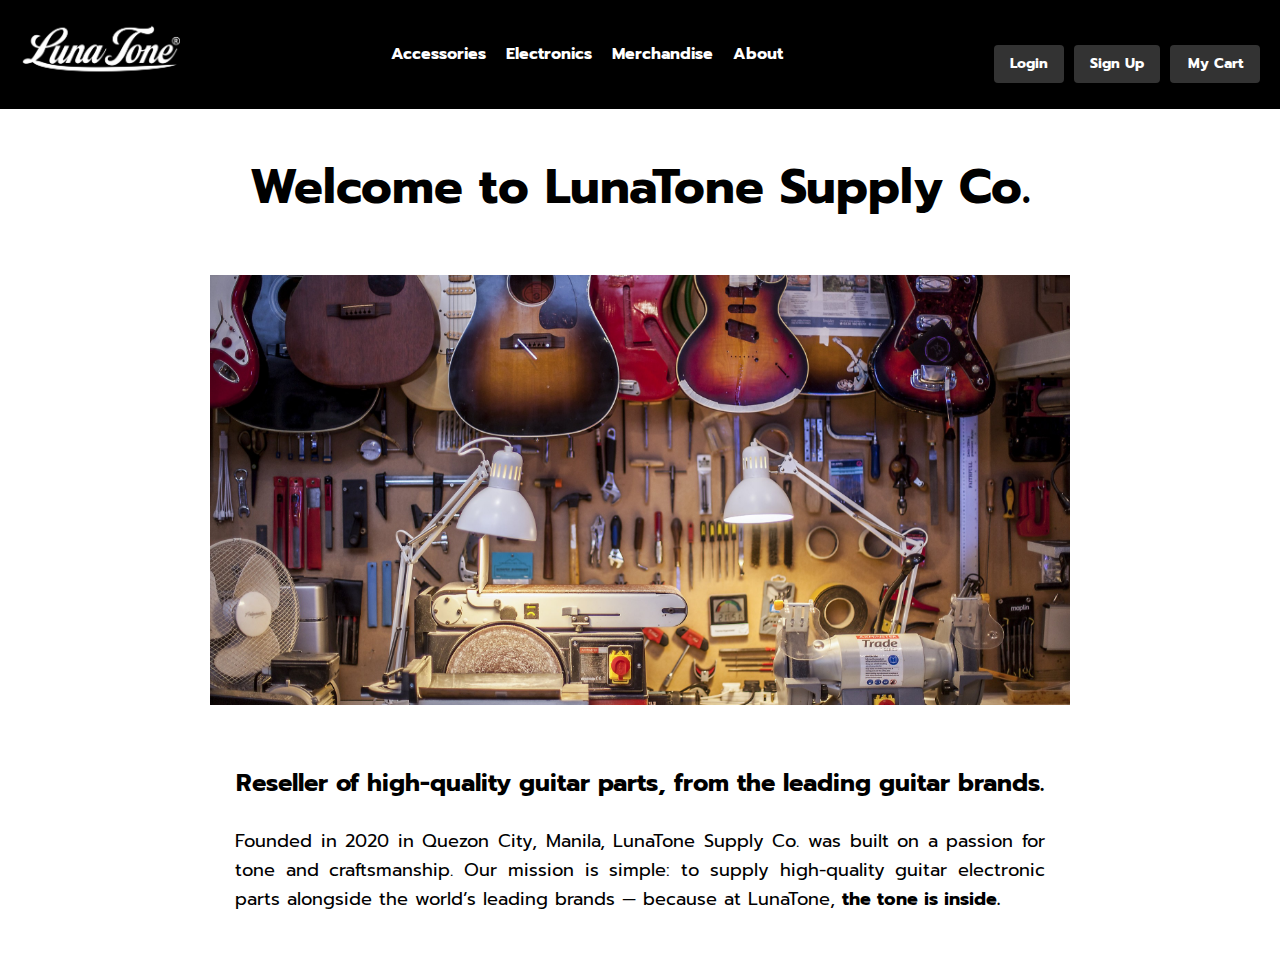
<file: index.html>
<!DOCTYPE html>
<html lang="en">
<head>
  <meta charset="UTF-8" />
  <meta name="viewport" content="width=device-width, initial-scale=1.0" />
  <title>LunaTone Supply Co.</title>
  <link rel="icon" href="title.png" />
  <link rel="preconnect" href="https://fonts.googleapis.com">
  <link rel="preconnect" href="https://fonts.gstatic.com" crossorigin>
  <link href="https://fonts.googleapis.com/css2?family=Prompt:wght@400;700&display=swap" rel="stylesheet">
  <link rel="stylesheet" href="styles.css" />
</head>



<body>
  <!-- HEADER -->
  <header class="site-header">

    <!-- LOGO LINK -->
    <div class="logo">
      <a href="index.html">
        <img src="lunatone.jpg" alt="LunaTone Logo" />
      </a>
    </div>

    <!-- NAV LINK -->
    <nav>
      <ul class="nav-menu">
        <li><a href="accessories.html">Accessories</a></li>
        <li><a href="electronics.html">Electronics</a></li>
        <li><a href="merchandise.html">Merchandise</a></li>
        <li><a href="about.html">About</a></li>
      </ul>
    </nav>

    <!-- USER ACTIONS -->
    <div class="nav-actions">

      <!-- NOT LOGGED IN -->
      <a href="login.html" class="nav-button login-button" id="loginButton">Login</a>
      <a href="signup.html" class="nav-button signup-button" id="signupButton">Sign Up</a>

      <!-- LOGGED IN -->
      <button class="nav-button logout-button" id="logoutButton" style="display: none;">Logout</button>

      <a href="cart.html" class="nav-button cart-button same-size-btn">My Cart</a>
    </div>
  </header>

  <!-- HOMEPAGE -->
  <section class="home" id="about">
    <h1>Welcome to LunaTone Supply Co.</h1>
    <img src="homepage.jpg" alt="Guitar Repair Shop" />
    <h2>Reseller of high-quality guitar parts, from the leading guitar brands.</h2>
    <p>Founded in 2020 in Quezon City, Manila, LunaTone Supply Co. was built on a passion for tone and craftsmanship. Our mission is simple: to supply high-quality guitar electronic parts alongside the world’s leading brands — because at LunaTone, <b>the tone is inside.</b></p>
  </section>
</body>


<script src="auth.js"></script>

</html>
</file>
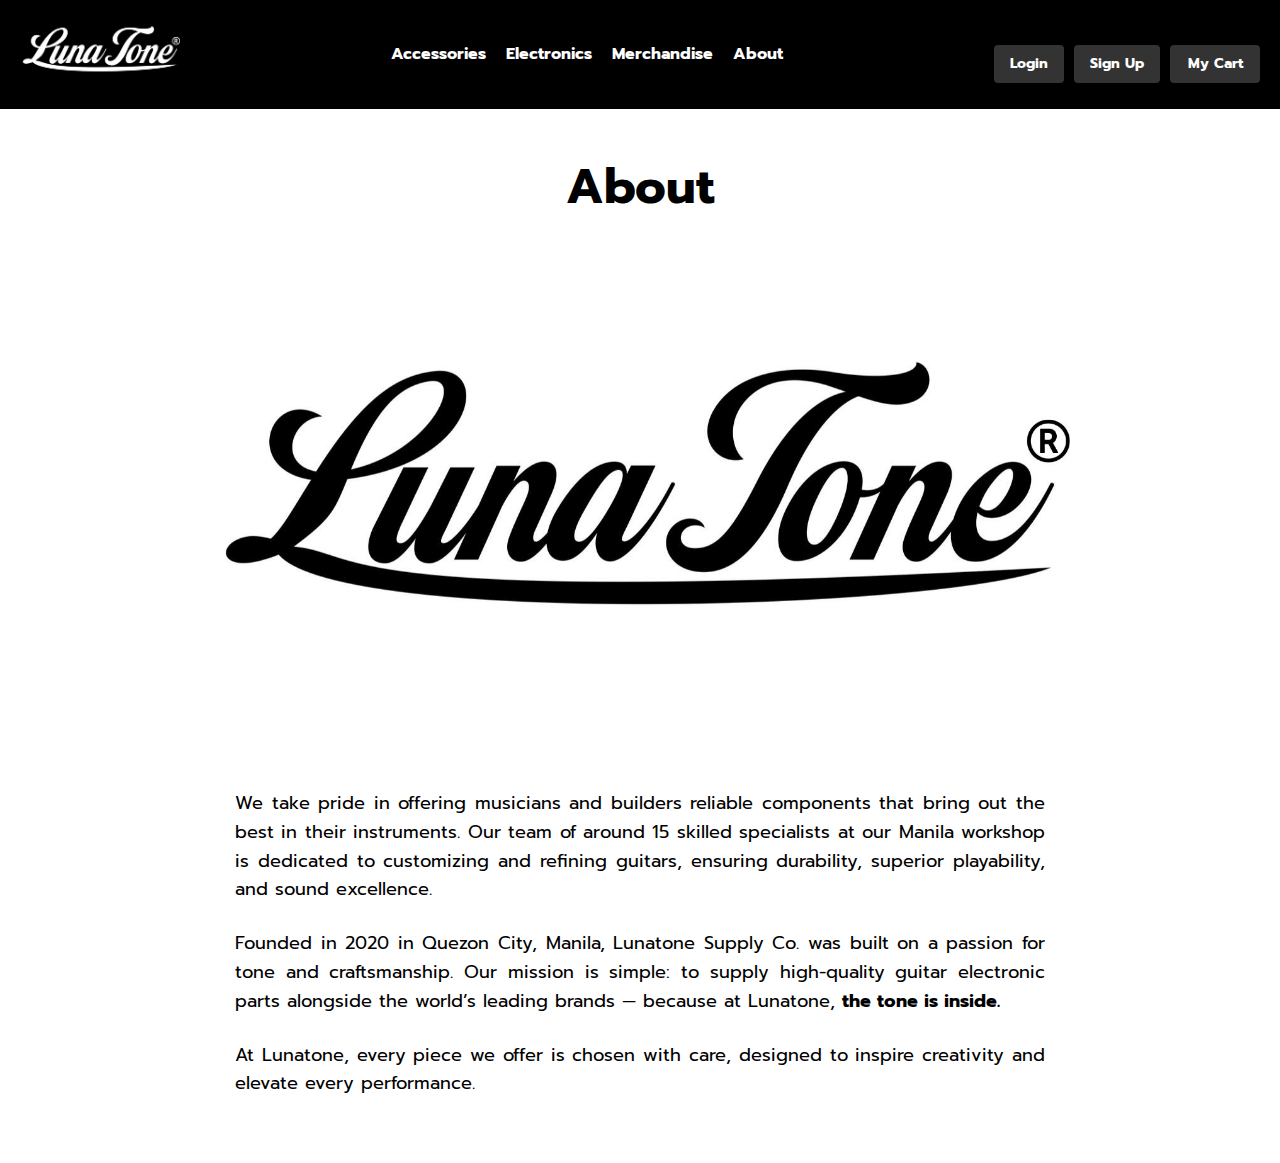
<file: about.html>
<!DOCTYPE html>
<html lang="en">
<head>
  <meta charset="UTF-8" />
  <meta name="viewport" content="width=device-width, initial-scale=1.0" />
  <title>About</title>
  <link rel="icon" href="title.png">
  <link rel="preconnect" href="https://fonts.googleapis.com">
  <link rel="preconnect" href="https://fonts.gstatic.com" crossorigin>
  <link href="https://fonts.googleapis.com/css2?family=Prompt:wght@400;700&display=swap" rel="stylesheet">
  <link rel="stylesheet" href="styles.css" />
</head>

<script src="auth.js"></script>

<body>

  <!-- HEADER -->
  <header class="site-header">

    <!-- LOGO LINK -->
    <div class="logo">
      <a href="index.html">
        <img src="lunatone.jpg" alt="LunaTone Logo" />
      </a>
    </div>

    <!-- NAV LINK -->
    <nav>
      <ul class="nav-menu">
        <li><a href="accessories.html">Accessories</a></li>
        <li><a href="electronics.html">Electronics</a></li>
        <li><a href="merchandise.html">Merchandise</a></li>
        <li><a href="about.html">About</a></li>
      </ul>
    </nav>

    <!-- USER ACTIONS -->
    <div class="nav-actions">

      <!-- NOT LOGGED IN -->
      <a href="login.html" class="nav-button login-button" id="loginButton">Login</a>
      <a href="signup.html" class="nav-button signup-button" id="signupButton">Sign Up</a>

      <!-- LOGGED IN -->
      <button class="nav-button logout-button" id="logoutButton" style="display: none;">Logout</button>

      <a href="cart.html" class="nav-button cart-button same-size-btn">My Cart</a>
    </div>
  </header>

  <!-- ABOUT -->
  <section class="home" id="about">
    <h1>About</h1>

    <img src="lunatoneinv.jpg" alt="Logo Inv" />

    <p>We take pride in offering musicians and builders reliable components that bring out the best in their instruments. Our team of around 15 skilled specialists at our Manila workshop is dedicated to customizing and refining guitars, ensuring durability, superior playability, and sound excellence.</p>

    <p>Founded in 2020 in Quezon City, Manila, Lunatone Supply Co. was built on a passion for tone and craftsmanship. Our mission is simple: to supply high-quality guitar electronic parts alongside the world’s leading brands — because at Lunatone, <b>the tone is inside.</b></p>

    <p>At Lunatone, every piece we offer is chosen with care, designed to inspire creativity and elevate every performance.</p>
  </section>

</body>




</html>
</file>
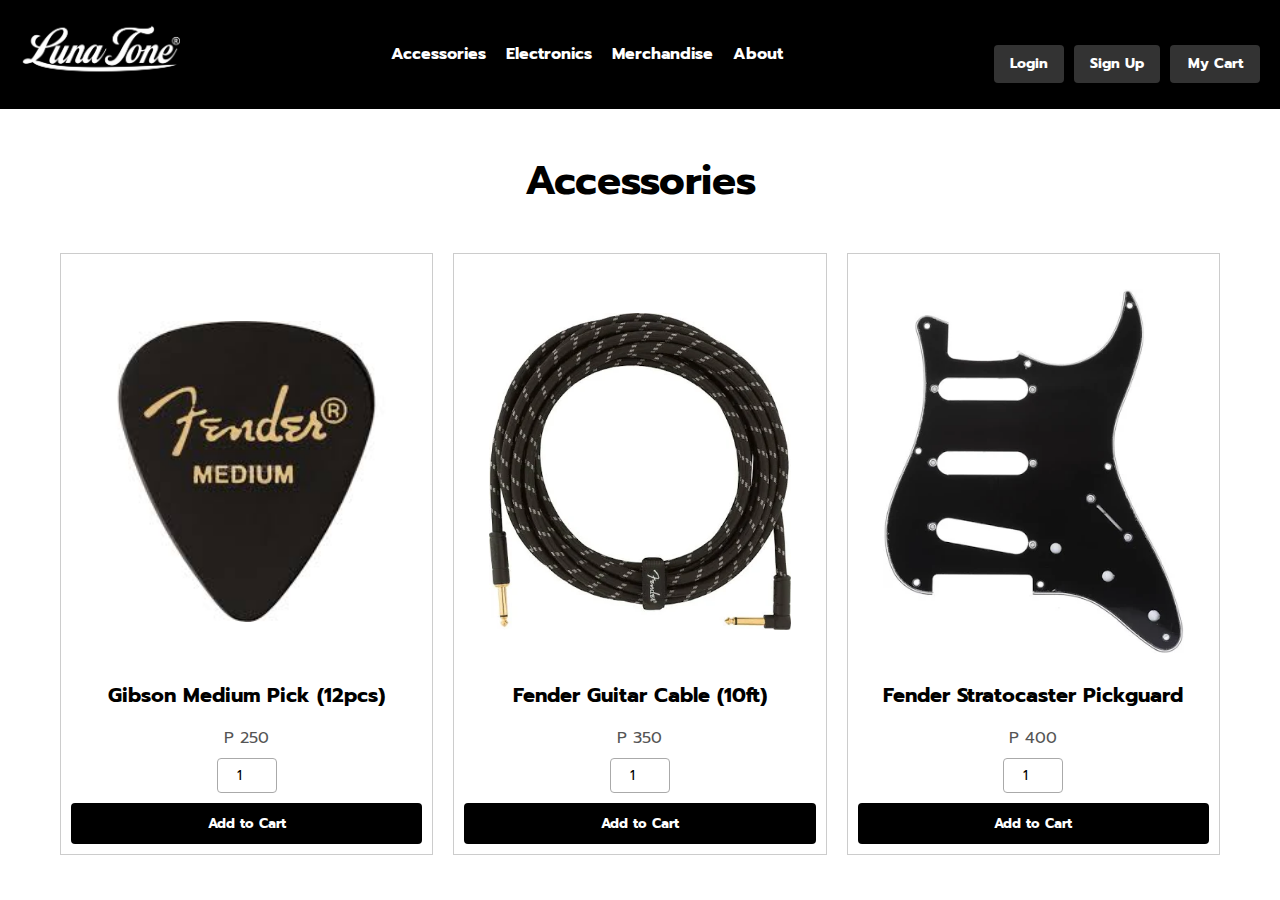
<file: accessories.html>
<!DOCTYPE html>
<html lang="en">
<head>
  <meta charset="UTF-8" />
  <meta name="viewport" content="width=device-width, initial-scale=1.0" />
  <title>Accessories</title>
  <link rel="icon" href="title.png">
  <link rel="preconnect" href="https://fonts.googleapis.com">
  <link rel="preconnect" href="https://fonts.gstatic.com" crossorigin>
  <link href="https://fonts.googleapis.com/css2?family=Prompt:wght@400;700&display=swap" rel="stylesheet">
  <link rel="stylesheet" href="styles.css" />
</head>

<script src="auth.js"></script>

<body>
  <!-- HEADER -->
  <header class="site-header">

    <!-- LOGO LINK -->
    <div class="logo">
      <a href="index.html">
        <img src="lunatone.jpg" alt="LunaTone Logo" />
      </a>
    </div>

    <!-- NAV LINK -->
    <nav>
      <ul class="nav-menu">
        <li><a href="accessories.html">Accessories</a></li>
        <li><a href="electronics.html">Electronics</a></li>
        <li><a href="merchandise.html">Merchandise</a></li>
        <li><a href="about.html">About</a></li>
      </ul>
    </nav>

    <!-- USER ACTIONS -->
    <div class="nav-actions">

      <!-- NOT LOGGED IN -->
      <a href="login.html" class="nav-button login-button" id="loginButton">Login</a>
      <a href="signup.html" class="nav-button signup-button" id="signupButton">Sign Up</a>

      <!-- LOGGED IN -->
      <button class="nav-button logout-button" id="logoutButton" style="display: none;">Logout</button>

      <a href="cart.html" class="nav-button cart-button same-size-btn">My Cart</a>
    </div>
  </header>

  <!-- PRODUCT -->
  <section class="products">
    <h1>Accessories</h1>

    <!-- PRODUCT GRID -->
    <div class="product-grid">

      <!-- GUITAR PICK SET -->
      <div class="product-card" data-id="gibson-pick-12pcs">
        <img src="guitarpickset.jpg" alt="Guitar Pick Set" />
        <div class="product-name">Gibson Medium Pick (12pcs)</div>
        <div class="product-info">
          <div class="product-price">P 250</div>
          <input type="number" min="1" value="1" class="quantity-input" />
        </div>
        <button class="add-to-cart-button">Add to Cart</button>
      </div>

      <!-- GUITAR CABLE -->
      <div class="product-card" data-id="fender-cable-10ft">
        <img src="guitarcable.jpg" alt="Guitar Cable" />
        <div class="product-name">Fender Guitar Cable (10ft)</div>
        <div class="product-info">
          <div class="product-price">P 350</div>
          <input type="number" min="1" value="1" class="quantity-input" />
        </div>
        <button class="add-to-cart-button">Add to Cart</button>
      </div>

      <!-- PICKGUARD -->
      <div class="product-card" data-id="fender-strat-pickguard">
        <img src="guitarpickguard.jpg" alt="Guitar Pickguard" />
        <div class="product-name">Fender Stratocaster Pickguard</div>
        <div class="product-info">
          <div class="product-price">P 400</div>
          <input type="number" min="1" value="1" class="quantity-input" />
        </div>
        <button class="add-to-cart-button">Add to Cart</button>
      </div>

    </div>
  </section>
</body>



<script src="cartActions.js"></script>
</html>
</file>
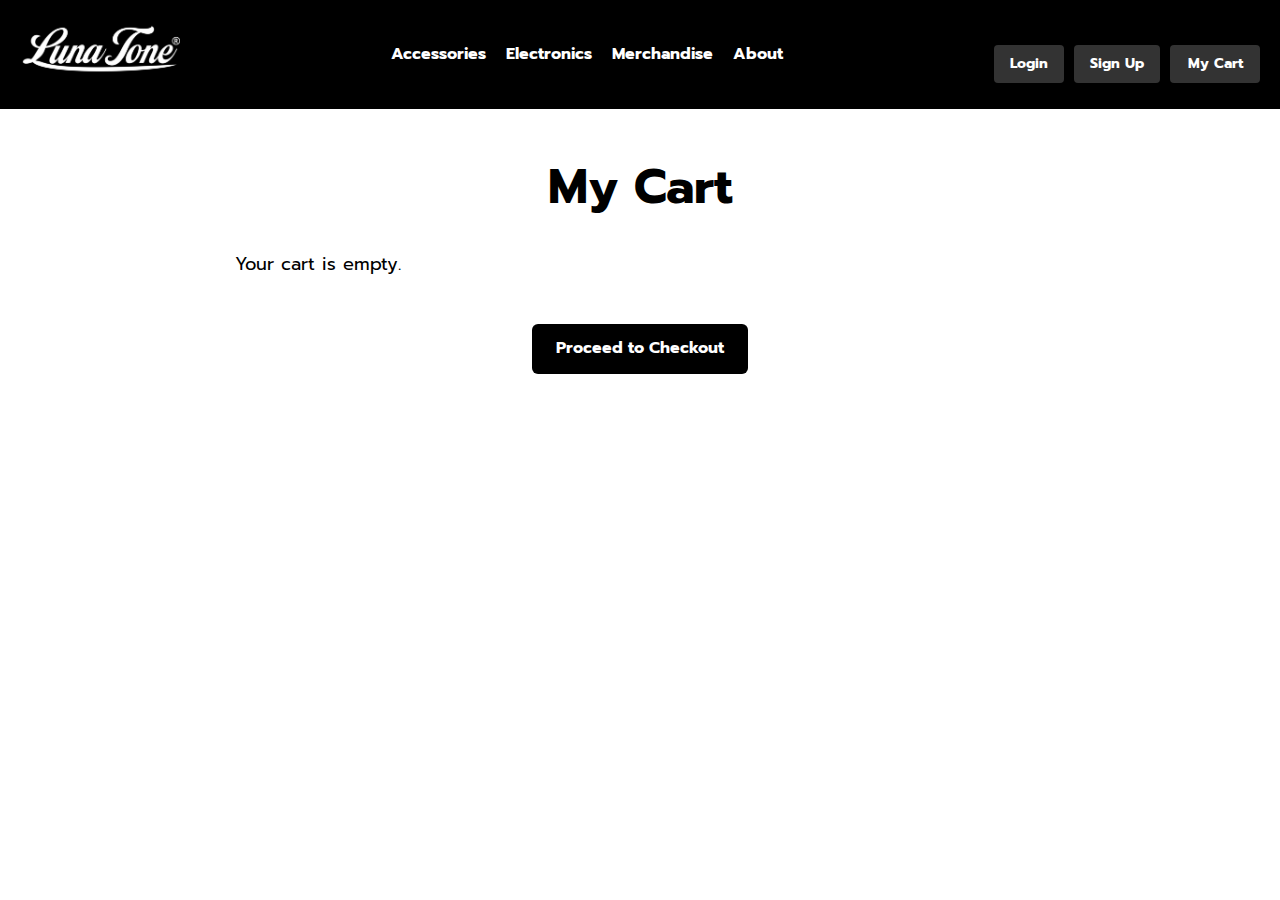
<file: cart.html>
<!DOCTYPE html>
<html lang="en">
<head>
  <meta charset="UTF-8" />
  <meta name="viewport" content="width=device-width, initial-scale=1.0"/>
  <title>My Cart - LunaTone Supply Co.</title>
  <link rel="icon" href="title.png">
  <link rel="stylesheet" href="styles.css" />
  <link href="https://fonts.googleapis.com/css2?family=Prompt:wght@400;700&display=swap" rel="stylesheet">
</head>



<body>
  <!-- HEADER -->
  <header class="site-header">

    <!-- LOGO LINK -->
    <div class="logo">
      <a href="index.html">
        <img src="lunatone.jpg" alt="LunaTone Logo" />
      </a>
    </div>

    <!-- NAV LINK -->
    <nav>
      <ul class="nav-menu">
        <li><a href="accessories.html">Accessories</a></li>
        <li><a href="electronics.html">Electronics</a></li>
        <li><a href="merchandise.html">Merchandise</a></li>
        <li><a href="about.html">About</a></li>
      </ul>
    </nav>

    <!-- USER ACTIONS -->
    <div class="nav-actions">

      <!-- NOT LOGGED IN -->
      <a href="login.html" class="nav-button login-button" id="loginButton">Login</a>
      <a href="signup.html" class="nav-button signup-button" id="signupButton">Sign Up</a>

      <!-- LOGGED IN -->
      <button class="nav-button logout-button" id="logoutButton" style="display: none;">Logout</button>

      <a href="cart.html" class="nav-button cart-button same-size-btn">My Cart</a>
    </div>
  </header>

  <!-- CART SECTION -->
  <section class="home" id="cart">
    <h1>My Cart</h1>

    <!-- CART ITEMS  -->
    <div id="cartContainer"></div>

    <!-- CHECKOUT SUMMARY  -->
    <div class="checkout-details">
      <a href="checkout.html" class="nav-button checkout-button" id="checkoutButton">Proceed to Checkout</a>
    </div>
  </section>

</body>

<script src="auth.js"></script>
<script src="cart.js"></script>
</html>
</file>
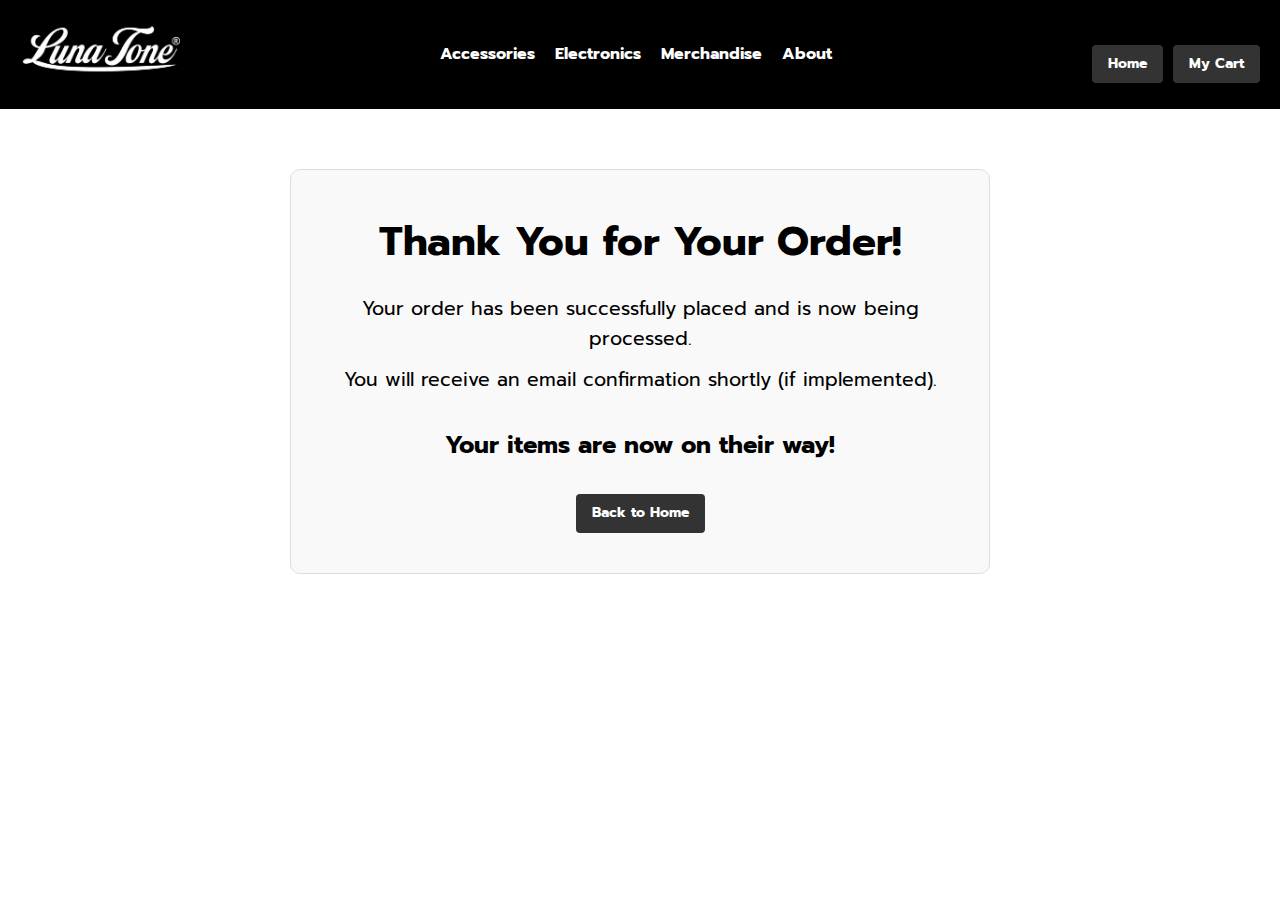
<file: checkoutdone.html>
<!DOCTYPE html>
<html lang="en">
<head>
  <meta charset="UTF-8" />
  <meta name="viewport" content="width=device-width, initial-scale=1.0"/>
  <title>Order Confirmed - LunaTone Supply Co.</title>
  <link rel="icon" href="title.png">
  <link rel="stylesheet" href="styles.css" />
  <link href="https://fonts.googleapis.com/css2?family=Prompt:wght@400;700&display=swap" rel="stylesheet">
  <style>
    
  </style>
</head>
<body>

  <!-- HEADER -->
  <header class="site-header">
    <div class="logo">
      <a href="index.html">
        <img src="lunatone.jpg" alt="LunaTone Logo" />
      </a>
    </div>
    <nav>
      <ul class="nav-menu">
        <li><a href="accessories.html">Accessories</a></li>
        <li><a href="electronics.html">Electronics</a></li>
        <li><a href="merchandise.html">Merchandise</a></li>
        <li><a href="about.html">About</a></li>
      </ul>
    </nav>
    <div class="nav-actions">
      <a href="index.html" class="nav-button">Home</a>
      <a href="cart.html" class="nav-button">My Cart</a>
    </div>
  </header>

  <!-- CONFIRMATION  -->
  <section class="confirmation">
    <h1>Thank You for Your Order!</h1>
    <p>Your order has been successfully placed and is now being processed.</p>
    <p>You will receive an email confirmation shortly (if implemented).</p>
    <p class="thank-you">Your items are now on their way!</p>

    <a href="index.html" class="nav-button">Back to Home</a>
  </section>

  <script>
    // CLEAR INFO
    localStorage.removeItem("cart");
    localStorage.removeItem("billingInfo");
  </script>

</body>
</html>
</file>
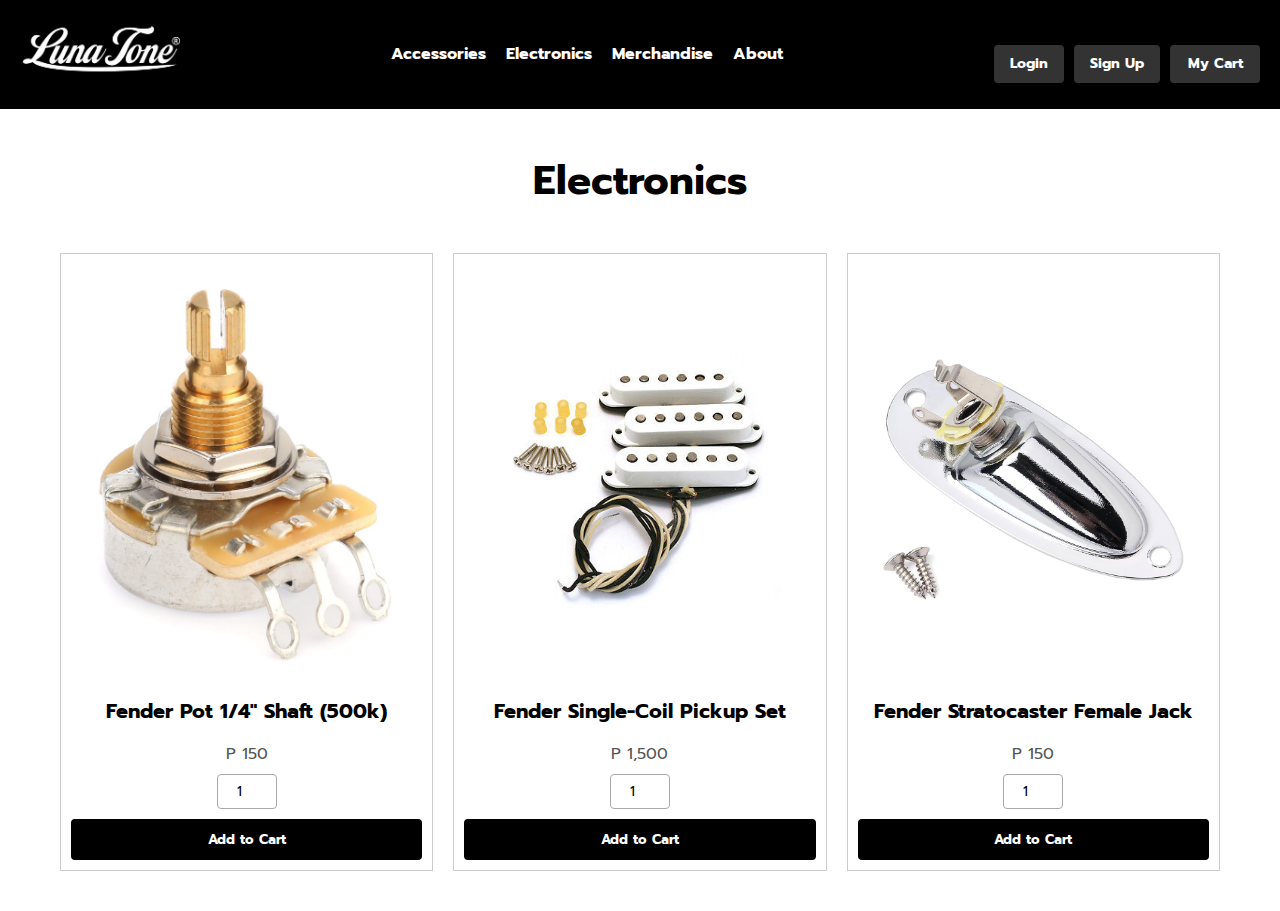
<file: electronics.html>
<!DOCTYPE html>
<html lang="en">
<head>
  <meta charset="UTF-8" />
  <meta name="viewport" content="width=device-width, initial-scale=1.0" />
  <title>Electronics</title>
  <link rel="icon" href="title.png">
  <link rel="preconnect" href="https://fonts.googleapis.com">
  <link rel="preconnect" href="https://fonts.gstatic.com" crossorigin>
  <link href="https://fonts.googleapis.com/css2?family=Prompt:wght@400;700&display=swap" rel="stylesheet">
  <link rel="stylesheet" href="styles.css" />
</head>



<body>
  <!-- HEADER -->
  <header class="site-header">

    <!-- LOGO LINK -->
    <div class="logo">
      <a href="index.html">
        <img src="lunatone.jpg" alt="LunaTone Logo" />
      </a>
    </div>

    <!-- NAV LINK -->
    <nav>
      <ul class="nav-menu">
        <li><a href="accessories.html">Accessories</a></li>
        <li><a href="electronics.html">Electronics</a></li>
        <li><a href="merchandise.html">Merchandise</a></li>
        <li><a href="about.html">About</a></li>
      </ul>
    </nav>

    <!-- USER ACTIONS -->
    <div class="nav-actions">

      <!-- NOT LOGGED IN -->
      <a href="login.html" class="nav-button login-button" id="loginButton">Login</a>
      <a href="signup.html" class="nav-button signup-button" id="signupButton">Sign Up</a>

      <!-- LOGGED IN -->
      <button class="nav-button logout-button" id="logoutButton" style="display: none;">Logout</button>

      <a href="cart.html" class="nav-button cart-button same-size-btn">My Cart</a>
    </div>
  </header>

  <!-- PRODUCTS -->
  <section class="products">
    <h1>Electronics</h1>
    <div class="product-grid">

      <div class="product-card" data-id="fender-pot-500k">
        <img src="potentiometer.jpg" alt="Potentiometer" />
        <div class="product-name">Fender Pot 1/4" Shaft (500k)</div>
        <div class="product-info">
          <div class="product-price">P 150</div>
          <input type="number" min="1" value="1" class="quantity-input" />
        </div>
        <button class="add-to-cart-button">Add to Cart</button>
      </div>

      <div class="product-card" data-id="fender-pickup-set">
        <img src="pickup.jpg" alt="Pickup" />
        <div class="product-name">Fender Single-Coil Pickup Set</div>
        <div class="product-info">
          <div class="product-price">P 1,500</div>
          <input type="number" min="1" value="1" class="quantity-input" />
        </div>
        <button class="add-to-cart-button">Add to Cart</button>
      </div>

      <div class="product-card" data-id="fender-strat-jack">
        <img src="femalejack.jpg" alt="Female Jack" />
        <div class="product-name">Fender Stratocaster Female Jack</div>
        <div class="product-info">
          <div class="product-price">P 150</div>
          <input type="number" min="1" value="1" class="quantity-input" />
        </div>
        <button class="add-to-cart-button">Add to Cart</button>
      </div>

    </div>
  </section>

</body>

<script src="cartActions.js"></script>
<script src="auth.js"></script>

</html>
</file>
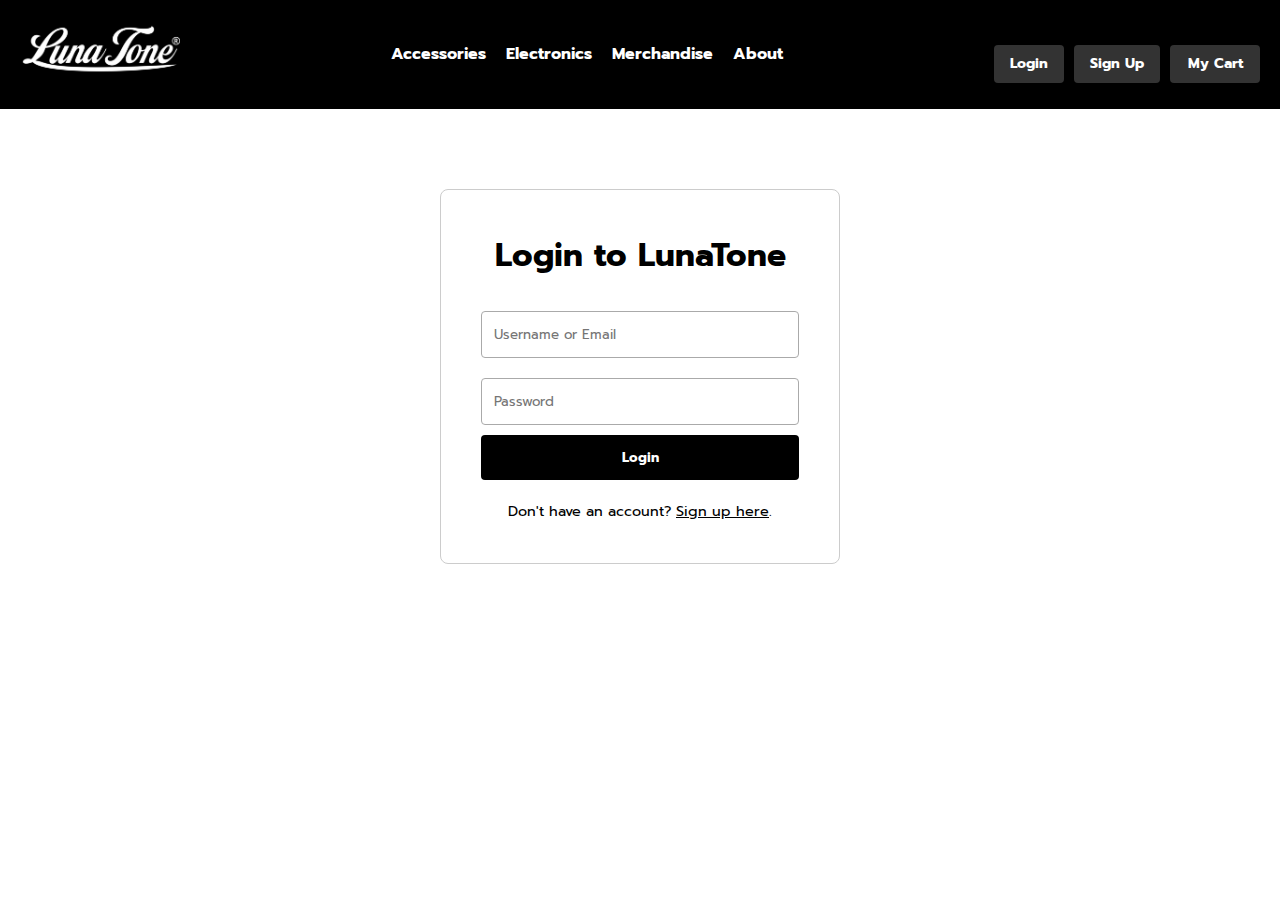
<file: login.html>
<!DOCTYPE html>
<html lang="en">
<head>
  <meta charset="UTF-8" />
  <meta name="viewport" content="width=device-width, initial-scale=1.0" />
  <title>Login - LunaTone</title>
  <link rel="icon" href="title.png">
  <link rel="preconnect" href="https://fonts.googleapis.com">
  <link rel="preconnect" href="https://fonts.gstatic.com" crossorigin>
  <link href="https://fonts.googleapis.com/css2?family=Prompt:wght@400;700&display=swap" rel="stylesheet">
  <link rel="stylesheet" href="styles.css" />
</head>

<body>
  <!-- HEADER -->
  <header class="site-header">

    <!-- LOGO LINK -->
    <div class="logo">
      <a href="index.html">
        <img src="lunatone.jpg" alt="LunaTone Logo" />
      </a>
    </div>

    <!-- NAV LINK -->
    <nav>
      <ul class="nav-menu">
        <li><a href="accessories.html">Accessories</a></li>
        <li><a href="electronics.html">Electronics</a></li>
        <li><a href="merchandise.html">Merchandise</a></li>
        <li><a href="about.html">About</a></li>
      </ul>
    </nav>

    <!-- USER ACTIONS -->
    <div class="nav-actions">

      <!-- NOT LOGGED IN -->
      <a href="login.html" class="nav-button login-button" id="loginButton">Login</a>
      <a href="signup.html" class="nav-button signup-button" id="signupButton">Sign Up</a>

      <!-- LOGGED IN -->
      <button class="nav-button logout-button" id="logoutButton" style="display: none;">Logout</button>

      <a href="cart.html" class="nav-button cart-button same-size-btn">My Cart</a>
    </div>
  </header>

  <!-- LOGIN -->
  <div class="login-container">
    <h1>Login to LunaTone</h1>
    <form id="loginForm" action="#" method="POST">
      <input type="text" id="loginEmail" placeholder="Username or Email" required />
      <input type="password" id="loginPassword" placeholder="Password" required />
      <button type="submit">Login</button>
    </form>
    <p>Don't have an account? <a href="signup.html">Sign up here</a>.</p>
  </div>
</body>

<script src="login.js"></script>

</html>
</file>
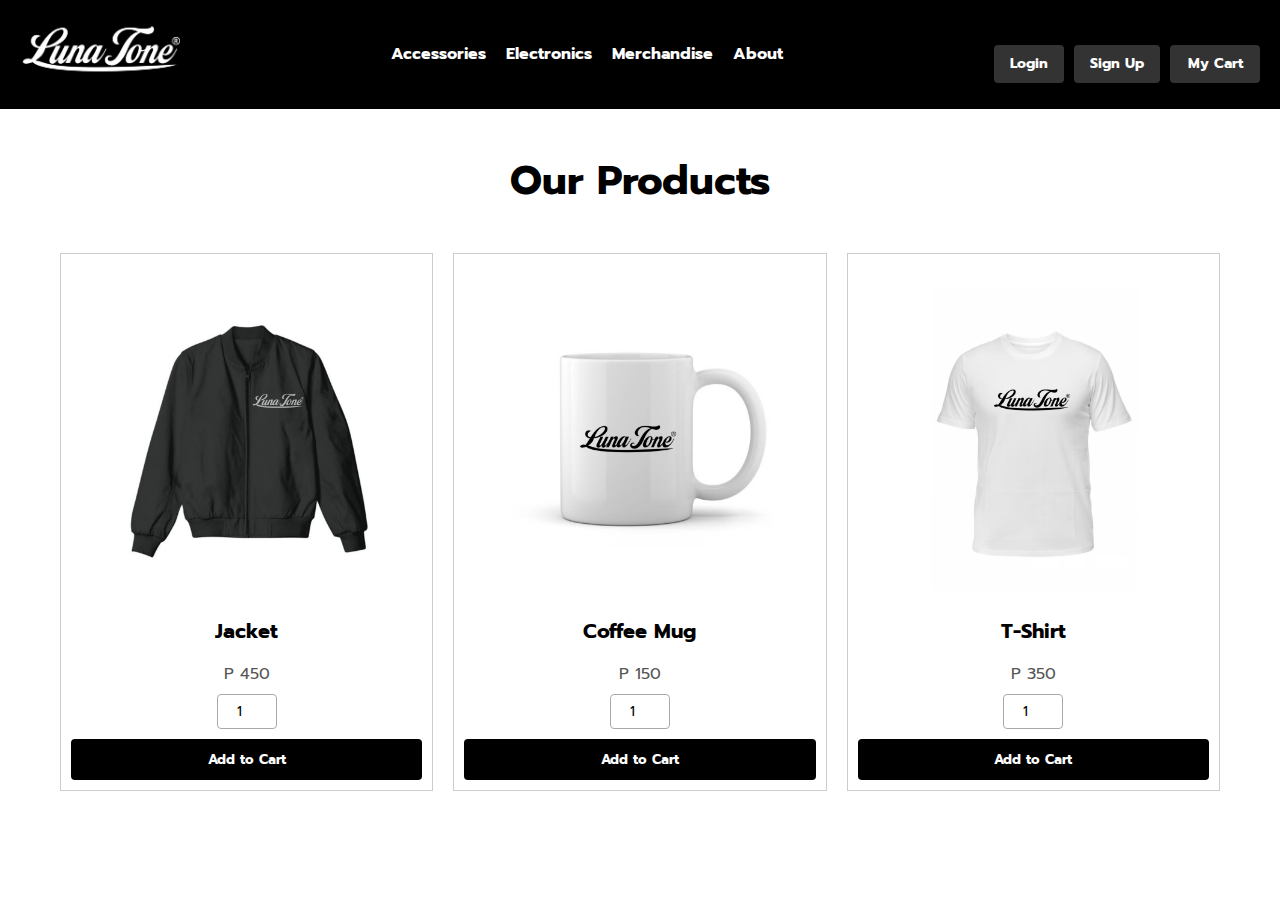
<file: merchandise.html>
<!DOCTYPE html>
<html lang="en">
<head>
  <meta charset="UTF-8" />
  <meta name="viewport" content="width=device-width, initial-scale=1.0" />
  <title>Merchandise</title>
  <link rel="icon" href="title.png">
  <link rel="preconnect" href="https://fonts.googleapis.com">
  <link rel="preconnect" href="https://fonts.gstatic.com" crossorigin>
  <link href="https://fonts.googleapis.com/css2?family=Prompt:wght@400;700&display=swap" rel="stylesheet">
  <link rel="stylesheet" href="styles.css" />
</head>

<script src="auth.js"></script>

<body>
  <!-- HEADER -->
  <header class="site-header">

    <!-- LOGO LINK -->
    <div class="logo">
      <a href="index.html">
        <img src="lunatone.jpg" alt="LunaTone Logo" />
      </a>
    </div>

    <!-- NAV LINK -->
    <nav>
      <ul class="nav-menu">
        <li><a href="accessories.html">Accessories</a></li>
        <li><a href="electronics.html">Electronics</a></li>
        <li><a href="merchandise.html">Merchandise</a></li>
        <li><a href="about.html">About</a></li>
      </ul>
    </nav>

    <!-- USER ACTIONS -->
    <div class="nav-actions">

      <!-- NOT LOGGED IN -->
      <a href="login.html" class="nav-button login-button" id="loginButton">Login</a>
      <a href="signup.html" class="nav-button signup-button" id="signupButton">Sign Up</a>

      <!-- LOGGED IN -->
      <button class="nav-button logout-button" id="logoutButton" style="display: none;">Logout</button>

      <a href="cart.html" class="nav-button cart-button same-size-btn">My Cart</a>
    </div>
  </header>

  <!-- PRODUCTS -->
  <section class="products">
    <h1>Our Products</h1>
    <div class="product-grid">

      
      <div class="product-card" data-id="merch-jacket">
        <img src="jacket.jpg" alt="Jacket" />
        <div class="product-name">Jacket</div>
        <div class="product-info">
          <div class="product-price">P 450</div>
          <input type="number" min="1" value="1" class="quantity-input" />
        </div>
        <button class="add-to-cart-button">Add to Cart</button>
      </div>

      
      <div class="product-card" data-id="merch-coffee-mug">
        <img src="coffeemug.jpg" alt="Coffee Mug" />
        <div class="product-name">Coffee Mug</div>
        <div class="product-info">
          <div class="product-price">P 150</div>
          <input type="number" min="1" value="1" class="quantity-input" />
        </div>
        <button class="add-to-cart-button">Add to Cart</button>
      </div>

      
      <div class="product-card" data-id="merch-tshirt">
        <img src="tshirt.jpg" alt="T-Shirt" />
        <div class="product-name">T-Shirt</div>
        <div class="product-info">
          <div class="product-price">P 350</div>
          <input type="number" min="1" value="1" class="quantity-input" />
        </div>
        <button class="add-to-cart-button">Add to Cart</button>
      </div>

    </div>
  </section>
</body>



<script src="cartActions.js"></script>
</html>
</file>
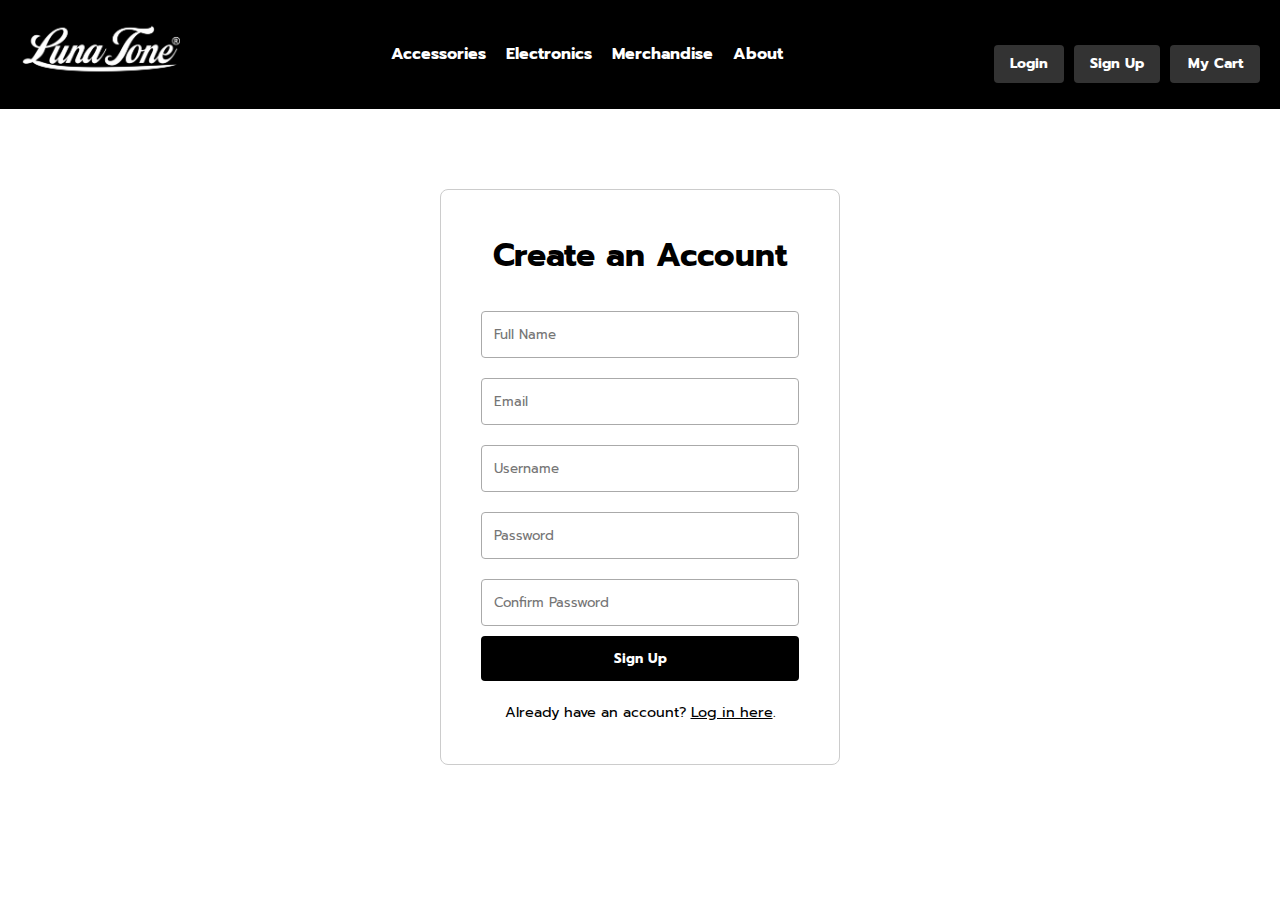
<file: signup.html>
<!DOCTYPE html>
<html lang="en">
<head>
  <meta charset="UTF-8" />
  <meta name="viewport" content="width=device-width, initial-scale=1.0" />
  <title>Sign Up - LunaTone</title>
  <link rel="icon" href="title.png">
  <link rel="preconnect" href="https://fonts.googleapis.com">
  <link rel="preconnect" href="https://fonts.gstatic.com" crossorigin>
  <link href="https://fonts.googleapis.com/css2?family=Prompt:wght@400;700&display=swap" rel="stylesheet">
  <link rel="stylesheet" href="styles.css" />
</head>

<body>
  <!-- HEADER -->
  <header class="site-header">

    <!-- LOGO LINK -->
    <div class="logo">
      <a href="index.html">
        <img src="lunatone.jpg" alt="LunaTone Logo" />
      </a>
    </div>

    <!-- NAV LINK -->
    <nav>
      <ul class="nav-menu">
        <li><a href="accessories.html">Accessories</a></li>
        <li><a href="electronics.html">Electronics</a></li>
        <li><a href="merchandise.html">Merchandise</a></li>
        <li><a href="about.html">About</a></li>
      </ul>
    </nav>

    <!-- USER ACTIONS -->
    <div class="nav-actions">

      <!-- NOT LOGGED IN -->
      <a href="login.html" class="nav-button login-button" id="loginButton">Login</a>
      <a href="signup.html" class="nav-button signup-button" id="signupButton">Sign Up</a>

      <!-- LOGGED IN -->
      <button class="nav-button logout-button" id="logoutButton" style="display: none;">Logout</button>

      <a href="cart.html" class="nav-button cart-button same-size-btn">My Cart</a>
    </div>
  </header>

  <!-- SIGNUP FORM  -->
  <div class="signup-container">
    <h1>Create an Account</h1>

    
    <form id="signupForm" action="#" method="POST">
      <input type="text" id="signupFullName" placeholder="Full Name" required />

      <input type="email" id="signupEmail" placeholder="Email" required />

      <input type="text" id="signupUsername" placeholder="Username" required />

      <input type="password" id="signupPassword" placeholder="Password" required minlength="8" />

      <input type="password" id="signupConfirmPassword" placeholder="Confirm Password" required />

      <button type="submit">Sign Up</button>
    </form>

    <!-- LOGIN ? -->
    <p>Already have an account? <a href="login.html">Log in here</a>.</p>
  </div>
</body>


<script src="signup.js"></script>
</html>
</file>
<file: styles.css>
/* BASE STYLE */
* {
  margin: 0;
  padding: 0;
  box-sizing: border-box;
  font-family: 'Prompt', sans-serif; /* Placeholder for Futura */
}

body {
  background-color: #ffffff;
  color: #000;
  line-height: 1.6;
}

/* HEADER */
header {
  background-color: #000;
  color: #fff;
  padding: 10px 20px;
  display: flex;
  justify-content: space-between;
  align-items: center;
  flex-wrap: wrap;
}

.logo {
  display: flex;
  align-items: center;
}

.logo img {
  height: 80px;
  aspect-ratio: 2 / 1;
}

nav ul {
  display: flex;
  list-style: none;
  gap: 20px;
}

nav a {
  color: #fff;
  text-decoration: none;
  font-weight: 700;
}

nav a:hover {
  text-decoration: underline;
}

.nav-actions {
  display: flex;
  gap: 10px;
  align-items: center;
  margin-top: 0;
  flex-direction: row;
}

/* Action Buttons */
.nav-button {
  color: white;
  background: transparent;
  border: 1px solid white;
  padding: 6px 12px;
  text-decoration: none;
  font-weight: bold;
  border-radius: 4px;
  transition: 0.3s;
}

.nav-button:hover {
  background: white;
  color: black;
}

.user-button {
  display: none;
}

/* CART ICON */
.cart-icon {
  width: 24px;
  height: 24px;
  filter: invert(100%);
  transition: filter 0.2s;
}

.nav-icon-button:hover .cart-icon {
  filter: invert(60%);
}

/* HOMEPAGE */
.home {
  padding: 40px 20px;
  max-width: 900px;
  margin: 0 auto;
  text-align: center;
}

.home h1 {
  font-size: 3rem;
}

.home img {
  max-width: 100%;
  height: auto;
  margin: 50px 0;
}

.home p {
  font-size: 1.125rem;
  margin: 25px;
  text-align: justify;
}

/* SELLING PAGE */
.products {
  padding: 40px 20px;
  max-width: 1200px;
  margin: 0 auto;
}

.products h1 {
  text-align: center;
  font-size: 2.5rem;
  margin-bottom: 40px;
}

.product-grid {
  display: grid;
  grid-template-columns: repeat(auto-fit, minmax(250px, 1fr));
  gap: 20px;
}

.product-card {
  border: 1px solid #ccc;
  display: flex;
  flex-direction: column;
  justify-content: space-between;
  padding: 10px;
  text-align: center;
  height: 100%;
  transition: transform 0.1s;
}

.product-card:hover {
  transform: scale(1.05);
}

.product-card .image-wrapper {
  width: 100%;
  aspect-ratio: 1 / 1;
  overflow: hidden;
  margin-bottom: 10px;
}

.product-card img {
  width: 100%;
  height: 100%;
  object-fit: contain;
  padding: 25px;
}

.product-info {
  display: flex;
  flex-direction: column;
  align-items: center;
  margin: 10px 0;
}

.product-name {
  font-size: 1.25rem;
  font-weight: bold;
  margin-bottom: 5px;
}

.product-price {
  font-size: 1rem;
  color: #555;
}

.nav-button {
  padding: 8px 16px;
  font-size: 14px;
  border: none;
  border-radius: 4px;
  text-decoration: none;
  cursor: pointer;
  background-color: #333;
  color: #fff;
  transition: background-color 0.3s;
}

.nav-button:hover {
  background-color: #555;
}

/* Ensures Logout and Cart buttons have equal visual size */
.same-size-btn,
.logout-button {
  display: inline-block;
  min-width: 90px;
  text-align: center;
}

.quantity-input {
  width: 60px;
  padding: 6px;
  margin-top: 6px;
  text-align: center;
  border: 1px solid #aaa;
  border-radius: 4px;
}

.add-to-cart-button {
  padding: 10px 15px;
  background-color: black;
  color: white;
  border: none;
  border-radius: 4px;
  font-weight: bold;
  cursor: pointer;
  transition: 0.3s;
}

.add-to-cart-button:hover {
  background-color: #333;
}

/* FORM CONTAINERS (LOGIN + SIGNUP) */
.login-container,
.signup-container {
  max-width: 400px;
  margin: 80px auto;
  padding: 40px;
  border: 1px solid #ccc;
  border-radius: 8px;
  text-align: center;
}

.login-container h1,
.signup-container h1 {
  margin-bottom: 20px;
}

.login-container input[type="text"],
.signup-container input[type="text"],
.signup-container input[type="email"],
.login-container input[type="password"],
.signup-container input[type="password"] {
  width: 100%;
  padding: 12px;
  margin: 10px 0;
  border: 1px solid #aaa;
  border-radius: 4px;
}

.login-container button,
.signup-container button {
  width: 100%;
  padding: 12px;
  background-color: #000;
  color: white;
  border: none;
  font-weight: bold;
  cursor: pointer;
  border-radius: 4px;
}

.login-container button:hover,
.signup-container button:hover {
  background-color: #333;
}

.login-container p,
.signup-container p {
  margin-top: 20px;
  font-size: 0.9rem;
}

.login-container a,
.signup-container a {
  color: #000;
  text-decoration: underline;
}

/* PAGE RESPONSIVENESS */
@media (max-width: 768px) {
  header {
    flex-direction: column;
    align-items: flex-start;
  }

  nav ul {
    flex-direction: column;
    gap: 10px;
    align-items: flex-start;
    margin-top: 10px;
  }

  .nav-actions {
    margin-top: 10px;
    flex-direction: column;
    align-items: flex-start;
    gap: 8px;
  }

  .home p {
    text-align: center;
  }
}

.cart-item {
  display: flex;
  align-items: center;
  gap: 1rem;
  background: #fff;
  border: 1px solid #ccc;
  padding: 1rem;
  border-radius: 10px;
  margin-bottom: 1rem;
  white-space: nowrap;
  overflow: hidden;
}

.cart-item-left img {
  width: 100px;
  height: 100px;
  border-radius: 8px;
  object-fit: cover;
}

.cart-item-middle {
  display: flex;
  flex-direction: row;
  align-items: center;
  gap: 2rem;
  overflow: hidden;
  white-space: nowrap;
  flex-wrap: nowrap;
  flex: 1;
}

.cart-item-middle p,
.cart-item-middle h3 {
  margin: 0;
  text-overflow: ellipsis;
  overflow: hidden;
  white-space: nowrap;
}

.cart-item-right {
  margin-left: auto;
}

.remove-btn {
  background-color: #e74c3c;
  border: none;
  color: white;
  padding: 0.5rem 1rem;
  border-radius: 6px;
  cursor: pointer;
}

/* CHECKOUT BUTTON */
.checkout-button {
  display: inline-block;
  padding: 12px 24px;
  margin-top: 20px;
  background-color: #000;
  color: white;
  border: none;
  border-radius: 6px;
  font-weight: bold;
  font-size: 1rem;
  cursor: pointer;
  text-align: center;
  text-decoration: none;
  transition: background-color 0.3s ease, transform 0.2s ease;
}

.checkout-button:hover {
  background-color: #333;
  transform: scale(1.03);
}


/* CHECKOUT PAGE STYLES */
.checkout {
  padding: 40px 20px;
  max-width: 900px;
  margin: 0 auto;
  text-align: center;
}

.checkout h1 {
  font-size: 2.5rem;
  margin-bottom: 20px;
}

.checkout-details {
  margin-bottom: 40px;
}

.checkout-details h2 {
  font-size: 2rem;
  margin-bottom: 10px;
}

.billing-info {
  margin-top: 20px;
  text-align: left;
}

.billing-info h2 {
  font-size: 2rem;
  margin-bottom: 10px;
}

.billing-info form {
  display: flex;
  flex-direction: column;
  gap: 10px;
}

.billing-info input[type="text"],
.billing-info input[type="email"] {
  width: 100%;
  padding: 12px;
  border: 1px solid #aaa;
  border-radius: 4px;
}

.billing-info button {
  width: 100%;
  padding: 12px;
  background-color: #000;
  color: white;
  border: none;
  font-weight: bold;
  cursor: pointer;
  border-radius: 4px;
  transition: background-color 0.3s;
}

.billing-info button:hover {
  background-color: #333;
}

.confirmation {
      max-width: 700px;
      margin: 60px auto;
      text-align: center;
      padding: 40px;
      background: #f9f9f9;
      border: 1px solid #ddd;
      border-radius: 10px;
    }

    .confirmation h1 {
      font-size: 2.5rem;
      margin-bottom: 20px;
    }

    .confirmation p {
      font-size: 1.2rem;
      margin-bottom: 10px;
    }

    .confirmation .thank-you {
      font-weight: bold;
      margin-top: 30px;
      font-size: 1.5rem;
    }

    .nav-button {
      margin-top: 20px;
      display: inline-block;
    }
</file>
